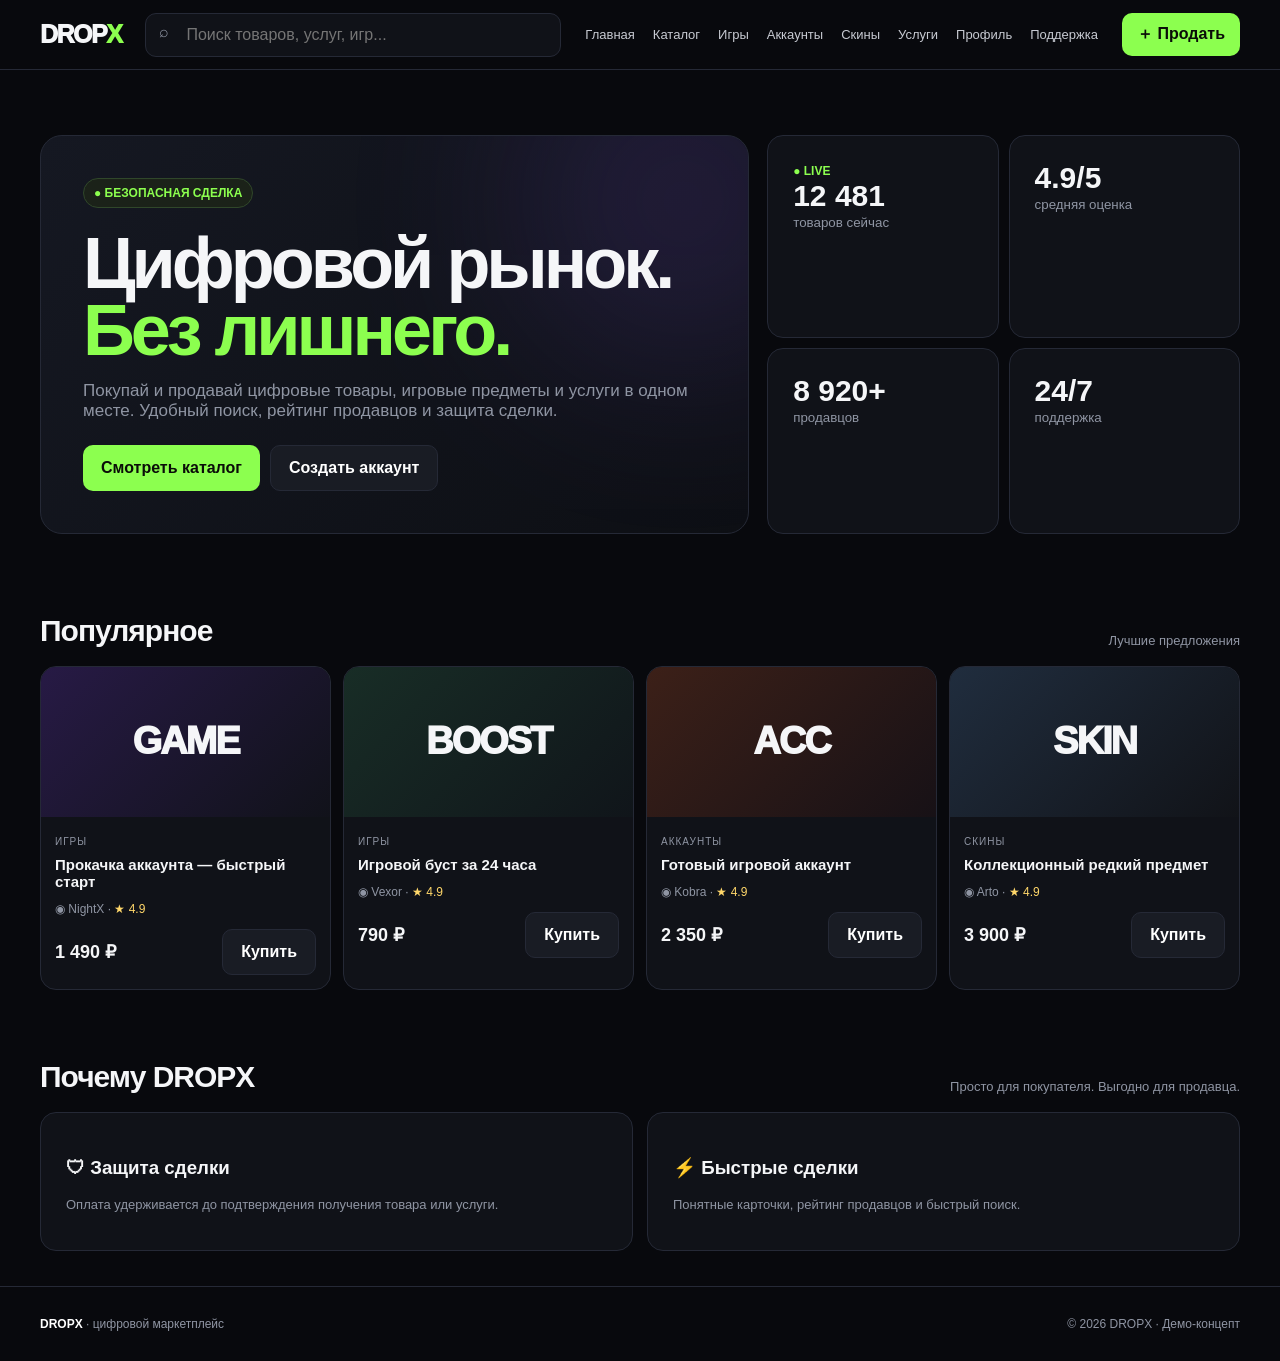
<file: index.html>
<!doctype html><html lang="ru"><head><meta charset="utf-8"><meta name="viewport" content="width=device-width,initial-scale=1"><title>Главная — DROPX</title><link rel="stylesheet" href="style.css"></head><body><header><div class="wrap nav">
<a class="logo" href="index.html">DROP<i>X</i></a>
<div class="search"><span>⌕</span><input id="search" placeholder="Поиск товаров, услуг, игр..."></div>
<nav>
<a href="index.html">Главная</a><a href="catalog.html">Каталог</a><a href="games.html">Игры</a><a href="accounts.html">Аккаунты</a><a href="skins.html">Скины</a><a href="services.html">Услуги</a><a href="profile.html">Профиль</a><a href="support.html">Поддержка</a>
</nav><a class="sell" href="profile.html">＋ Продать</a></div></header><main><section class="hero"><div class="wrap hero-grid"><div class="hero-card"><span class="badge">● БЕЗОПАСНАЯ СДЕЛКА</span><h1>Цифровой рынок.<br><i style="color:var(--green);font-style:normal">Без лишнего.</i></h1><p>Покупай и продавай цифровые товары, игровые предметы и услуги в одном месте. Удобный поиск, рейтинг продавцов и защита сделки.</p><div class="actions"><a class="btn primary" href="catalog.html">Смотреть каталог</a><a class="btn dark" href="profile.html">Создать аккаунт</a></div></div><div class="stats"><div class="stat"><span class="live">● LIVE</span><strong>12 481</strong><small>товаров сейчас</small></div><div class="stat"><strong>4.9/5</strong><small>средняя оценка</small></div><div class="stat"><strong>8 920+</strong><small>продавцов</small></div><div class="stat"><strong>24/7</strong><small>поддержка</small></div></div></div></section>
<section><div class="wrap"><div class="title"><h2>Популярное</h2><span>Лучшие предложения</span></div><div class="grid" id="grid"><article class="product" data-cat="Игры"><div class="cover c1">GAME</div><div class="info"><span class="tag">Игры</span><h3>Прокачка аккаунта — быстрый старт</h3><div class="seller">◉ NightX · <span class="rating">★ 4.9</span></div><div class="bottom"><span class="price">1 490 ₽</span><button class="btn dark" onclick="notify('Открываем товар: Прокачка аккаунта — быстрый старт')">Купить</button></div></div></article><article class="product" data-cat="Игры"><div class="cover c2">BOOST</div><div class="info"><span class="tag">Игры</span><h3>Игровой буст за 24 часа</h3><div class="seller">◉ Vexor · <span class="rating">★ 4.9</span></div><div class="bottom"><span class="price">790 ₽</span><button class="btn dark" onclick="notify('Открываем товар: Игровой буст за 24 часа')">Купить</button></div></div></article><article class="product" data-cat="Аккаунты"><div class="cover c3">ACC</div><div class="info"><span class="tag">Аккаунты</span><h3>Готовый игровой аккаунт</h3><div class="seller">◉ Kobra · <span class="rating">★ 4.9</span></div><div class="bottom"><span class="price">2 350 ₽</span><button class="btn dark" onclick="notify('Открываем товар: Готовый игровой аккаунт')">Купить</button></div></div></article><article class="product" data-cat="Скины"><div class="cover c4">SKIN</div><div class="info"><span class="tag">Скины</span><h3>Коллекционный редкий предмет</h3><div class="seller">◉ Arto · <span class="rating">★ 4.9</span></div><div class="bottom"><span class="price">3 900 ₽</span><button class="btn dark" onclick="notify('Открываем товар: Коллекционный редкий предмет')">Купить</button></div></div></article></div></div></section>
<section><div class="wrap"><div class="title"><h2>Почему DROPX</h2><span>Просто для покупателя. Выгодно для продавца.</span></div><div class="two"><div class="box"><h3>🛡 Защита сделки</h3><p class="muted">Оплата удерживается до подтверждения получения товара или услуги.</p></div><div class="box"><h3>⚡ Быстрые сделки</h3><p class="muted">Понятные карточки, рейтинг продавцов и быстрый поиск.</p></div></div></div></section></main><footer><div class="wrap foot"><div><b style="color:#fff">DROPX</b> · цифровой маркетплейс</div><div>© 2026 DROPX · Демо-концепт</div></div></footer><div class="toast" id="toast"></div><script>
const toast=document.getElementById('toast');function notify(t){toast.textContent=t;toast.style.display='block';clearTimeout(window.tt);window.tt=setTimeout(()=>toast.style.display='none',2200)}
</script></body></html>
</file>
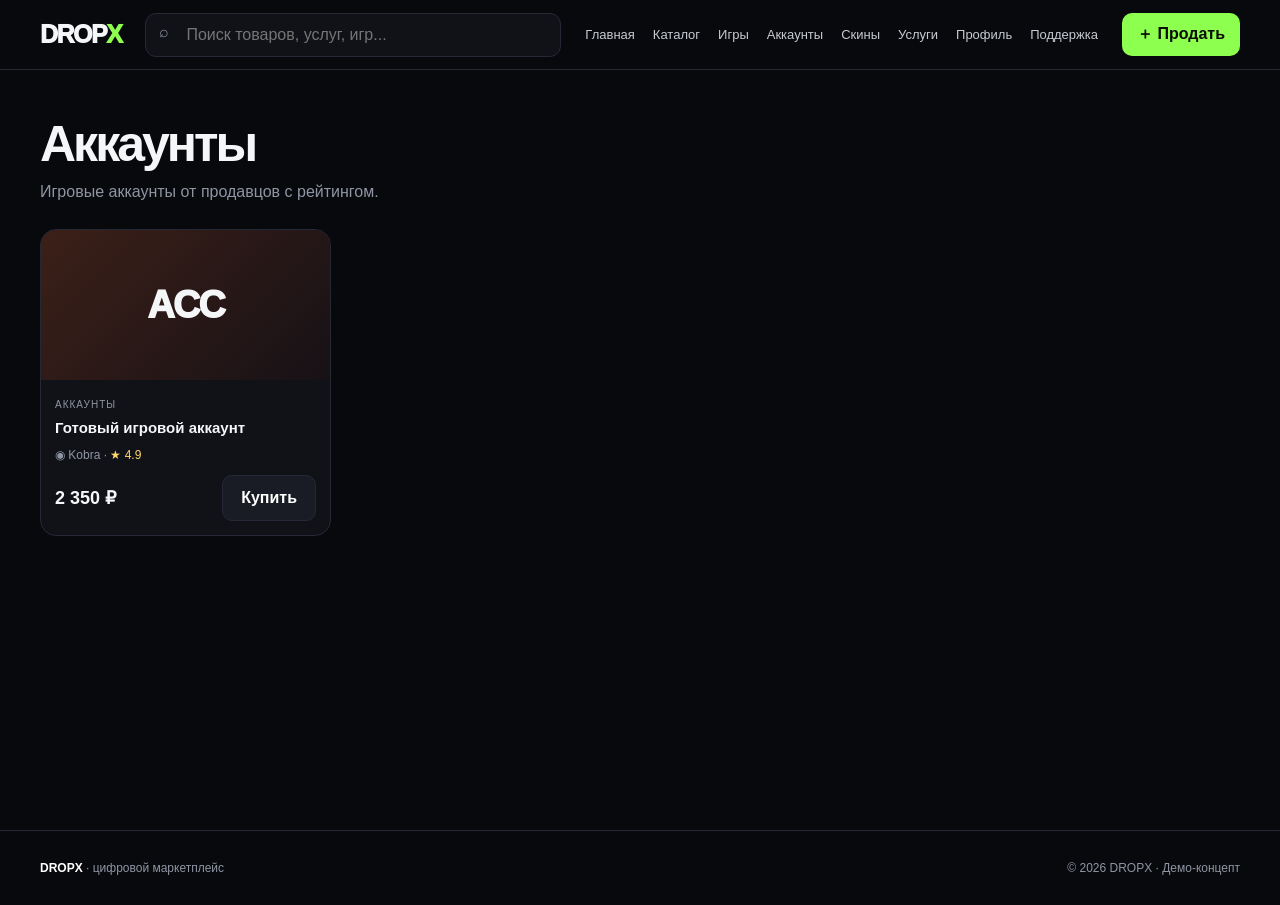
<file: accounts.html>
<!doctype html><html lang="ru"><head><meta charset="utf-8"><meta name="viewport" content="width=device-width,initial-scale=1"><title>Аккаунты — DROPX</title><link rel="stylesheet" href="style.css"></head><body><header><div class="wrap nav">
<a class="logo" href="index.html">DROP<i>X</i></a>
<div class="search"><span>⌕</span><input id="search" placeholder="Поиск товаров, услуг, игр..."></div>
<nav>
<a href="index.html">Главная</a><a href="catalog.html">Каталог</a><a href="games.html">Игры</a><a href="accounts.html">Аккаунты</a><a href="skins.html">Скины</a><a href="services.html">Услуги</a><a href="profile.html">Профиль</a><a href="support.html">Поддержка</a>
</nav><a class="sell" href="profile.html">＋ Продать</a></div></header><main><section class="page"><div class="wrap"><div class="page-head"><h1>Аккаунты</h1><p>Игровые аккаунты от продавцов с рейтингом.</p></div><div class="grid" id="grid"><article class="product" data-cat="Аккаунты"><div class="cover c3">ACC</div><div class="info"><span class="tag">Аккаунты</span><h3>Готовый игровой аккаунт</h3><div class="seller">◉ Kobra · <span class="rating">★ 4.9</span></div><div class="bottom"><span class="price">2 350 ₽</span><button class="btn dark" onclick="notify('Открываем товар: Готовый игровой аккаунт')">Купить</button></div></div></article></div></div></section></main><footer><div class="wrap foot"><div><b style="color:#fff">DROPX</b> · цифровой маркетплейс</div><div>© 2026 DROPX · Демо-концепт</div></div></footer><div class="toast" id="toast"></div><script>
const toast=document.getElementById('toast');function notify(t){toast.textContent=t;toast.style.display='block';clearTimeout(window.tt);window.tt=setTimeout(()=>toast.style.display='none',2200)}
</script></body></html>
</file>
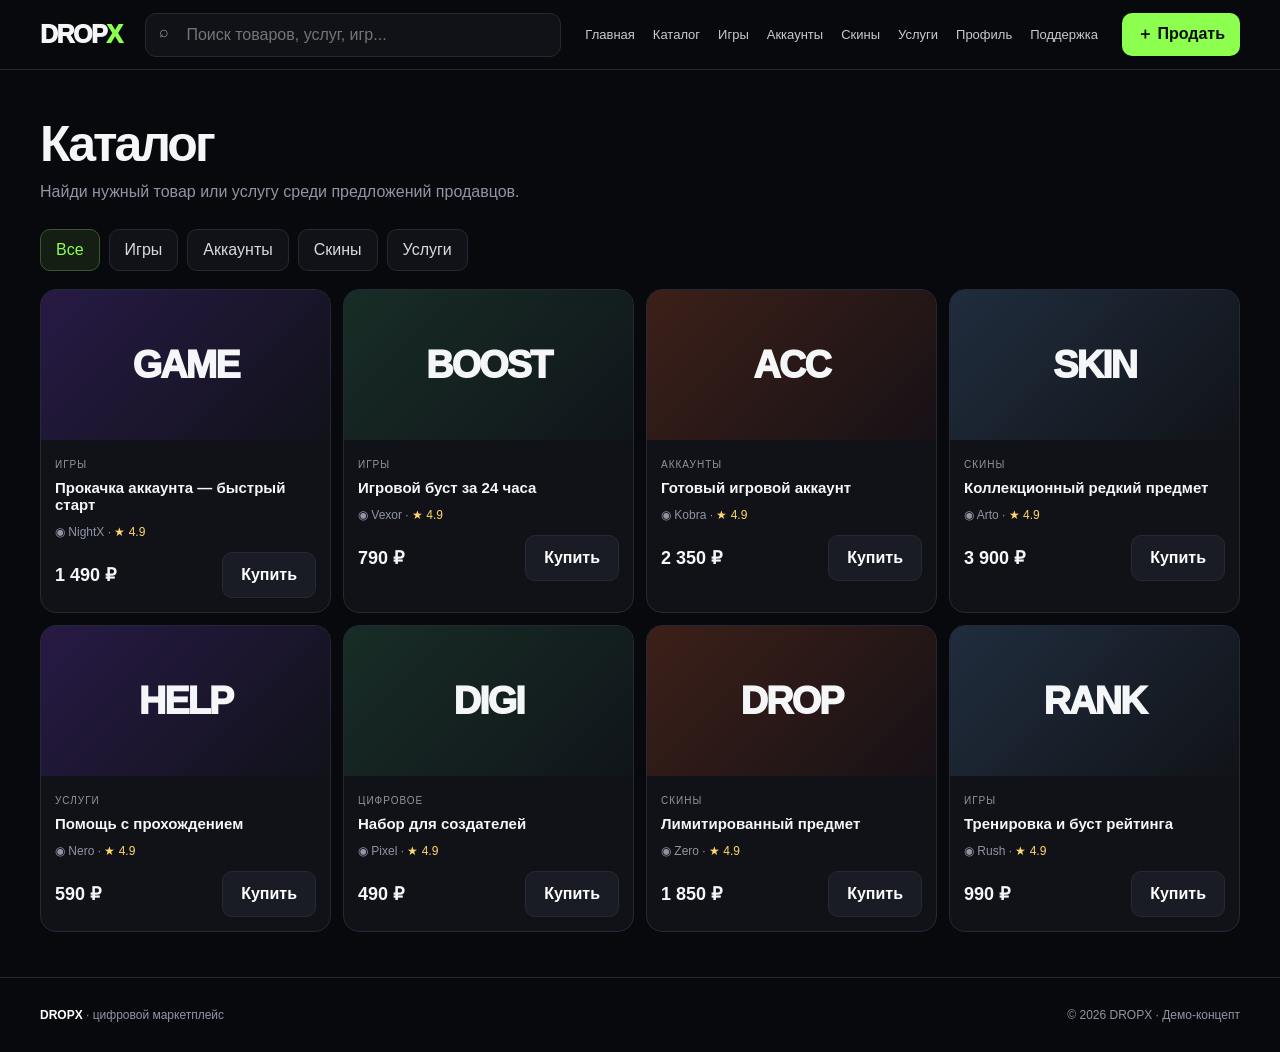
<file: catalog.html>
<!doctype html><html lang="ru"><head><meta charset="utf-8"><meta name="viewport" content="width=device-width,initial-scale=1"><title>Каталог — DROPX</title><link rel="stylesheet" href="style.css"></head><body><header><div class="wrap nav">
<a class="logo" href="index.html">DROP<i>X</i></a>
<div class="search"><span>⌕</span><input id="search" placeholder="Поиск товаров, услуг, игр..."></div>
<nav>
<a href="index.html">Главная</a><a href="catalog.html">Каталог</a><a href="games.html">Игры</a><a href="accounts.html">Аккаунты</a><a href="skins.html">Скины</a><a href="services.html">Услуги</a><a href="profile.html">Профиль</a><a href="support.html">Поддержка</a>
</nav><a class="sell" href="profile.html">＋ Продать</a></div></header><main><section class="page"><div class="wrap"><div class="page-head"><h1>Каталог</h1><p>Найди нужный товар или услугу среди предложений продавцов.</p></div><div class="categories"><a class="cat active" href="catalog.html">Все</a><a class="cat" href="games.html">Игры</a><a class="cat" href="accounts.html">Аккаунты</a><a class="cat" href="skins.html">Скины</a><a class="cat" href="services.html">Услуги</a></div><div class="grid" id="grid"><article class="product" data-cat="Игры"><div class="cover c1">GAME</div><div class="info"><span class="tag">Игры</span><h3>Прокачка аккаунта — быстрый старт</h3><div class="seller">◉ NightX · <span class="rating">★ 4.9</span></div><div class="bottom"><span class="price">1 490 ₽</span><button class="btn dark" onclick="notify('Открываем товар: Прокачка аккаунта — быстрый старт')">Купить</button></div></div></article><article class="product" data-cat="Игры"><div class="cover c2">BOOST</div><div class="info"><span class="tag">Игры</span><h3>Игровой буст за 24 часа</h3><div class="seller">◉ Vexor · <span class="rating">★ 4.9</span></div><div class="bottom"><span class="price">790 ₽</span><button class="btn dark" onclick="notify('Открываем товар: Игровой буст за 24 часа')">Купить</button></div></div></article><article class="product" data-cat="Аккаунты"><div class="cover c3">ACC</div><div class="info"><span class="tag">Аккаунты</span><h3>Готовый игровой аккаунт</h3><div class="seller">◉ Kobra · <span class="rating">★ 4.9</span></div><div class="bottom"><span class="price">2 350 ₽</span><button class="btn dark" onclick="notify('Открываем товар: Готовый игровой аккаунт')">Купить</button></div></div></article><article class="product" data-cat="Скины"><div class="cover c4">SKIN</div><div class="info"><span class="tag">Скины</span><h3>Коллекционный редкий предмет</h3><div class="seller">◉ Arto · <span class="rating">★ 4.9</span></div><div class="bottom"><span class="price">3 900 ₽</span><button class="btn dark" onclick="notify('Открываем товар: Коллекционный редкий предмет')">Купить</button></div></div></article><article class="product" data-cat="Услуги"><div class="cover c1">HELP</div><div class="info"><span class="tag">Услуги</span><h3>Помощь с прохождением</h3><div class="seller">◉ Nero · <span class="rating">★ 4.9</span></div><div class="bottom"><span class="price">590 ₽</span><button class="btn dark" onclick="notify('Открываем товар: Помощь с прохождением')">Купить</button></div></div></article><article class="product" data-cat="Цифровое"><div class="cover c2">DIGI</div><div class="info"><span class="tag">Цифровое</span><h3>Набор для создателей</h3><div class="seller">◉ Pixel · <span class="rating">★ 4.9</span></div><div class="bottom"><span class="price">490 ₽</span><button class="btn dark" onclick="notify('Открываем товар: Набор для создателей')">Купить</button></div></div></article><article class="product" data-cat="Скины"><div class="cover c3">DROP</div><div class="info"><span class="tag">Скины</span><h3>Лимитированный предмет</h3><div class="seller">◉ Zero · <span class="rating">★ 4.9</span></div><div class="bottom"><span class="price">1 850 ₽</span><button class="btn dark" onclick="notify('Открываем товар: Лимитированный предмет')">Купить</button></div></div></article><article class="product" data-cat="Игры"><div class="cover c4">RANK</div><div class="info"><span class="tag">Игры</span><h3>Тренировка и буст рейтинга</h3><div class="seller">◉ Rush · <span class="rating">★ 4.9</span></div><div class="bottom"><span class="price">990 ₽</span><button class="btn dark" onclick="notify('Открываем товар: Тренировка и буст рейтинга')">Купить</button></div></div></article></div></div></section></main><footer><div class="wrap foot"><div><b style="color:#fff">DROPX</b> · цифровой маркетплейс</div><div>© 2026 DROPX · Демо-концепт</div></div></footer><div class="toast" id="toast"></div><script>
const toast=document.getElementById('toast');function notify(t){toast.textContent=t;toast.style.display='block';clearTimeout(window.tt);window.tt=setTimeout(()=>toast.style.display='none',2200)}
document.getElementById('search').addEventListener('input',e=>{let q=e.target.value.toLowerCase();document.querySelectorAll('.product').forEach(p=>p.style.display=p.innerText.toLowerCase().includes(q)?'block':'none')});</script></body></html>
</file>
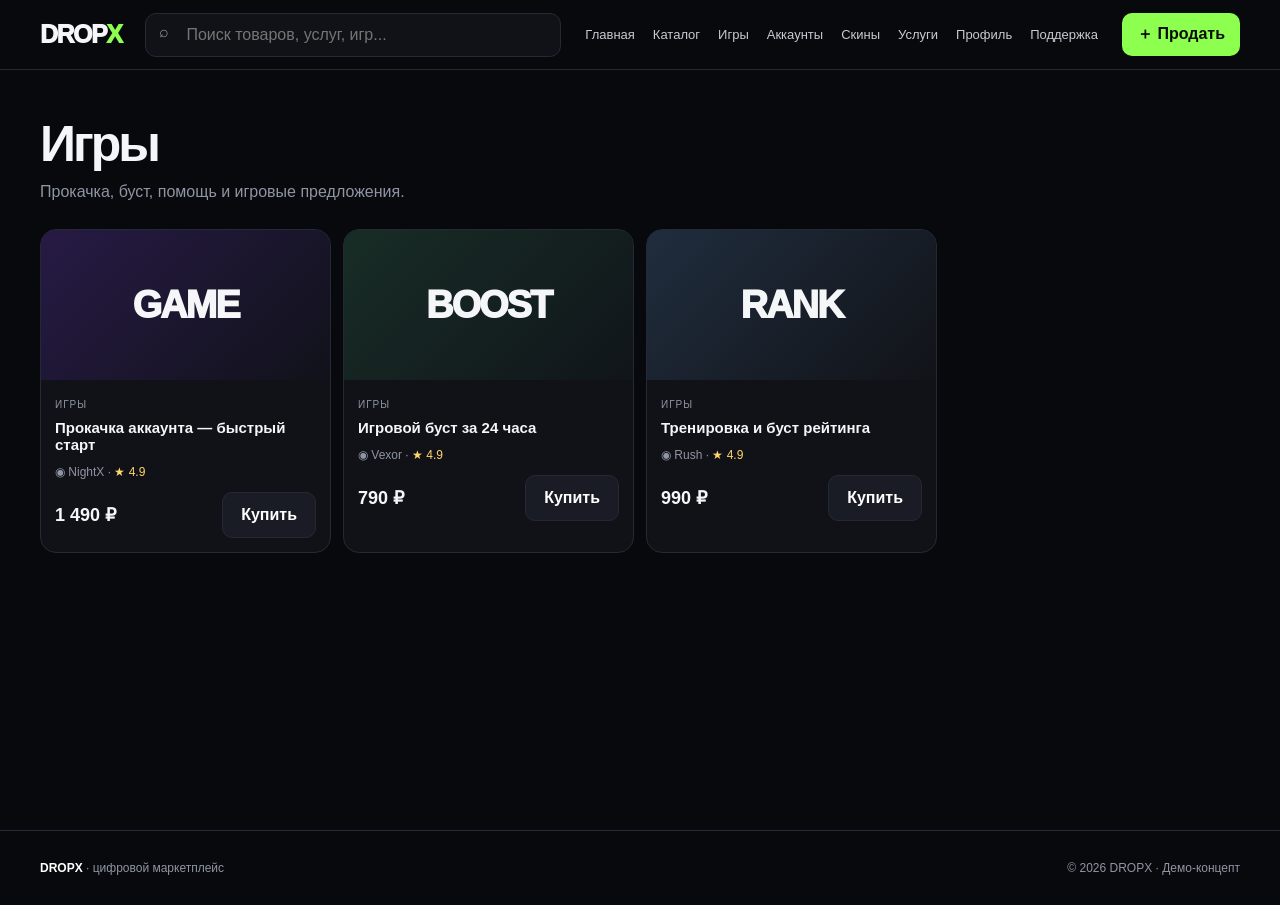
<file: games.html>
<!doctype html><html lang="ru"><head><meta charset="utf-8"><meta name="viewport" content="width=device-width,initial-scale=1"><title>Игры — DROPX</title><link rel="stylesheet" href="style.css"></head><body><header><div class="wrap nav">
<a class="logo" href="index.html">DROP<i>X</i></a>
<div class="search"><span>⌕</span><input id="search" placeholder="Поиск товаров, услуг, игр..."></div>
<nav>
<a href="index.html">Главная</a><a href="catalog.html">Каталог</a><a href="games.html">Игры</a><a href="accounts.html">Аккаунты</a><a href="skins.html">Скины</a><a href="services.html">Услуги</a><a href="profile.html">Профиль</a><a href="support.html">Поддержка</a>
</nav><a class="sell" href="profile.html">＋ Продать</a></div></header><main><section class="page"><div class="wrap"><div class="page-head"><h1>Игры</h1><p>Прокачка, буст, помощь и игровые предложения.</p></div><div class="grid" id="grid"><article class="product" data-cat="Игры"><div class="cover c1">GAME</div><div class="info"><span class="tag">Игры</span><h3>Прокачка аккаунта — быстрый старт</h3><div class="seller">◉ NightX · <span class="rating">★ 4.9</span></div><div class="bottom"><span class="price">1 490 ₽</span><button class="btn dark" onclick="notify('Открываем товар: Прокачка аккаунта — быстрый старт')">Купить</button></div></div></article><article class="product" data-cat="Игры"><div class="cover c2">BOOST</div><div class="info"><span class="tag">Игры</span><h3>Игровой буст за 24 часа</h3><div class="seller">◉ Vexor · <span class="rating">★ 4.9</span></div><div class="bottom"><span class="price">790 ₽</span><button class="btn dark" onclick="notify('Открываем товар: Игровой буст за 24 часа')">Купить</button></div></div></article><article class="product" data-cat="Игры"><div class="cover c4">RANK</div><div class="info"><span class="tag">Игры</span><h3>Тренировка и буст рейтинга</h3><div class="seller">◉ Rush · <span class="rating">★ 4.9</span></div><div class="bottom"><span class="price">990 ₽</span><button class="btn dark" onclick="notify('Открываем товар: Тренировка и буст рейтинга')">Купить</button></div></div></article></div></div></section></main><footer><div class="wrap foot"><div><b style="color:#fff">DROPX</b> · цифровой маркетплейс</div><div>© 2026 DROPX · Демо-концепт</div></div></footer><div class="toast" id="toast"></div><script>
const toast=document.getElementById('toast');function notify(t){toast.textContent=t;toast.style.display='block';clearTimeout(window.tt);window.tt=setTimeout(()=>toast.style.display='none',2200)}
</script></body></html>
</file>
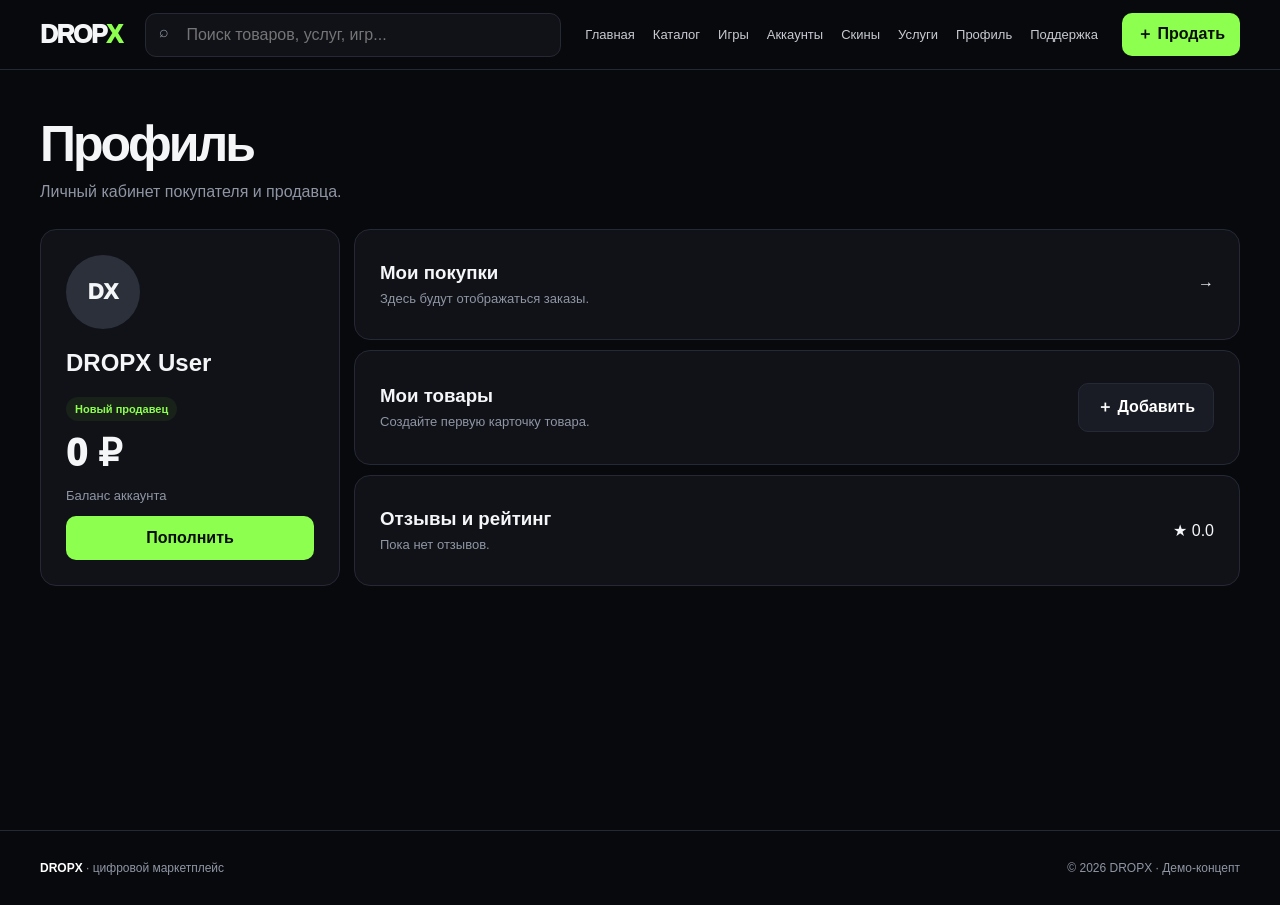
<file: profile.html>
<!doctype html><html lang="ru"><head><meta charset="utf-8"><meta name="viewport" content="width=device-width,initial-scale=1"><title>Профиль — DROPX</title><link rel="stylesheet" href="style.css"></head><body><header><div class="wrap nav">
<a class="logo" href="index.html">DROP<i>X</i></a>
<div class="search"><span>⌕</span><input id="search" placeholder="Поиск товаров, услуг, игр..."></div>
<nav>
<a href="index.html">Главная</a><a href="catalog.html">Каталог</a><a href="games.html">Игры</a><a href="accounts.html">Аккаунты</a><a href="skins.html">Скины</a><a href="services.html">Услуги</a><a href="profile.html">Профиль</a><a href="support.html">Поддержка</a>
</nav><a class="sell" href="profile.html">＋ Продать</a></div></header><main><section class="page"><div class="wrap"><div class="page-head"><h1>Профиль</h1><p>Личный кабинет покупателя и продавца.</p></div><div class="profile"><aside class="box"><div class="avatar">DX</div><h2>DROPX User</h2><span class="pill">Новый продавец</span><div class="balance">0 ₽</div><p class="muted">Баланс аккаунта</p><button class="btn primary full" onclick="notify('Пополнение баланса пока в демо-режиме')">Пополнить</button></aside><div class="list"><div class="box"><div><h3>Мои покупки</h3><span class="muted">Здесь будут отображаться заказы.</span></div><span>→</span></div><div class="box"><div><h3>Мои товары</h3><span class="muted">Создайте первую карточку товара.</span></div><button class="btn dark" onclick="notify('Форма создания товара')">＋ Добавить</button></div><div class="box"><div><h3>Отзывы и рейтинг</h3><span class="muted">Пока нет отзывов.</span></div><span>★ 0.0</span></div></div></div></div></section></main><footer><div class="wrap foot"><div><b style="color:#fff">DROPX</b> · цифровой маркетплейс</div><div>© 2026 DROPX · Демо-концепт</div></div></footer><div class="toast" id="toast"></div><script>
const toast=document.getElementById('toast');function notify(t){toast.textContent=t;toast.style.display='block';clearTimeout(window.tt);window.tt=setTimeout(()=>toast.style.display='none',2200)}
</script></body></html>
</file>
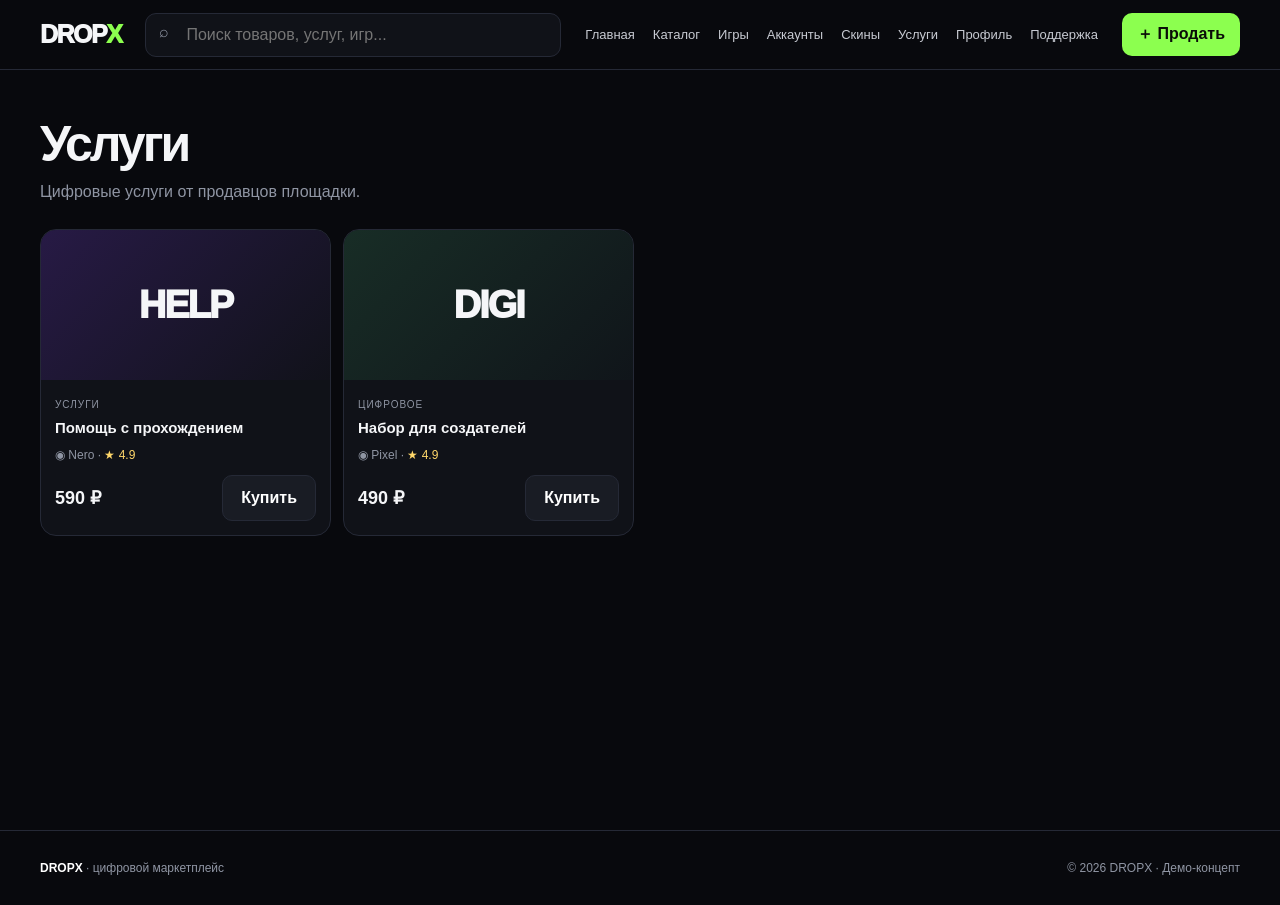
<file: services.html>
<!doctype html><html lang="ru"><head><meta charset="utf-8"><meta name="viewport" content="width=device-width,initial-scale=1"><title>Услуги — DROPX</title><link rel="stylesheet" href="style.css"></head><body><header><div class="wrap nav">
<a class="logo" href="index.html">DROP<i>X</i></a>
<div class="search"><span>⌕</span><input id="search" placeholder="Поиск товаров, услуг, игр..."></div>
<nav>
<a href="index.html">Главная</a><a href="catalog.html">Каталог</a><a href="games.html">Игры</a><a href="accounts.html">Аккаунты</a><a href="skins.html">Скины</a><a href="services.html">Услуги</a><a href="profile.html">Профиль</a><a href="support.html">Поддержка</a>
</nav><a class="sell" href="profile.html">＋ Продать</a></div></header><main><section class="page"><div class="wrap"><div class="page-head"><h1>Услуги</h1><p>Цифровые услуги от продавцов площадки.</p></div><div class="grid" id="grid"><article class="product" data-cat="Услуги"><div class="cover c1">HELP</div><div class="info"><span class="tag">Услуги</span><h3>Помощь с прохождением</h3><div class="seller">◉ Nero · <span class="rating">★ 4.9</span></div><div class="bottom"><span class="price">590 ₽</span><button class="btn dark" onclick="notify('Открываем товар: Помощь с прохождением')">Купить</button></div></div></article><article class="product" data-cat="Цифровое"><div class="cover c2">DIGI</div><div class="info"><span class="tag">Цифровое</span><h3>Набор для создателей</h3><div class="seller">◉ Pixel · <span class="rating">★ 4.9</span></div><div class="bottom"><span class="price">490 ₽</span><button class="btn dark" onclick="notify('Открываем товар: Набор для создателей')">Купить</button></div></div></article></div></div></section></main><footer><div class="wrap foot"><div><b style="color:#fff">DROPX</b> · цифровой маркетплейс</div><div>© 2026 DROPX · Демо-концепт</div></div></footer><div class="toast" id="toast"></div><script>
const toast=document.getElementById('toast');function notify(t){toast.textContent=t;toast.style.display='block';clearTimeout(window.tt);window.tt=setTimeout(()=>toast.style.display='none',2200)}
</script></body></html>
</file>
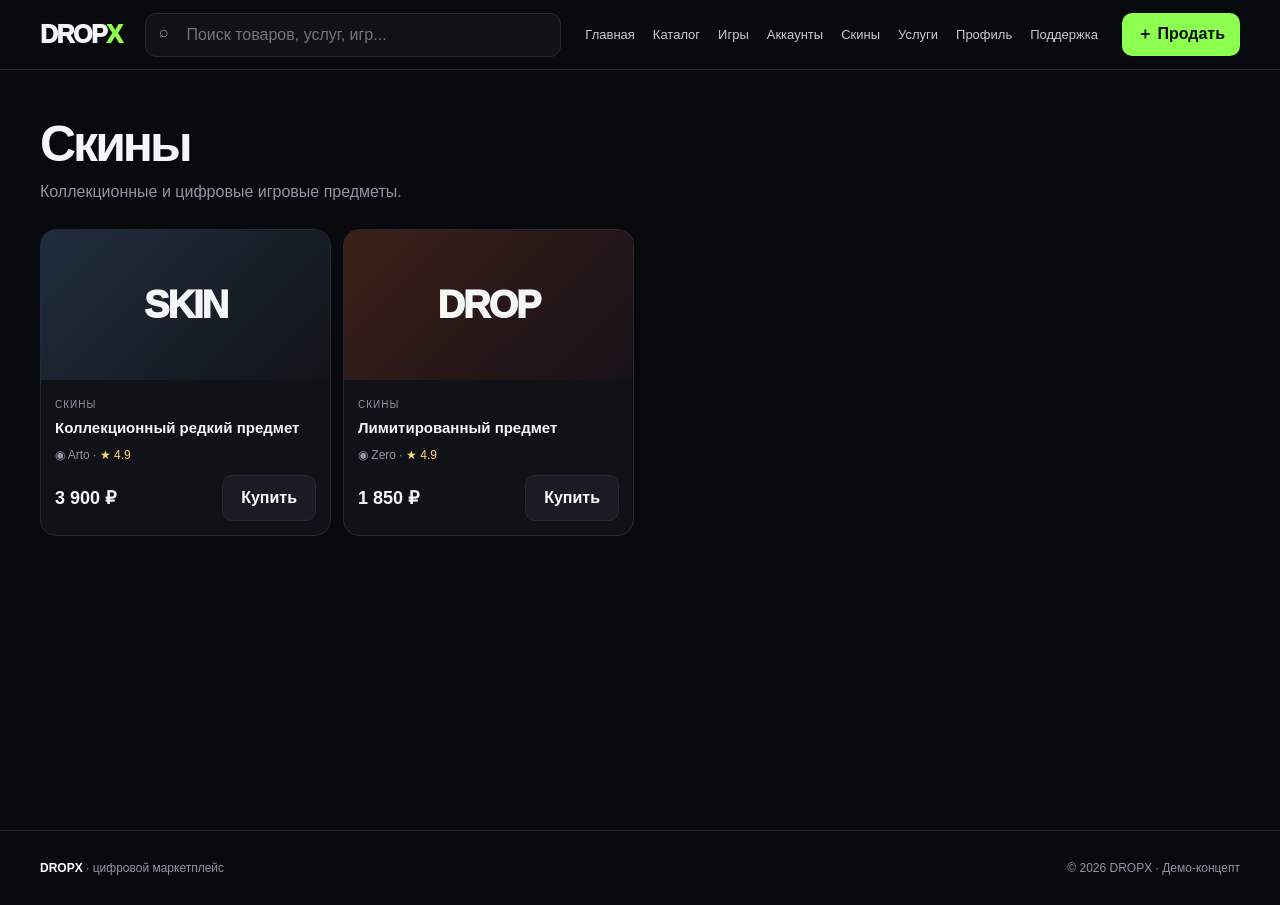
<file: skins.html>
<!doctype html><html lang="ru"><head><meta charset="utf-8"><meta name="viewport" content="width=device-width,initial-scale=1"><title>Скины — DROPX</title><link rel="stylesheet" href="style.css"></head><body><header><div class="wrap nav">
<a class="logo" href="index.html">DROP<i>X</i></a>
<div class="search"><span>⌕</span><input id="search" placeholder="Поиск товаров, услуг, игр..."></div>
<nav>
<a href="index.html">Главная</a><a href="catalog.html">Каталог</a><a href="games.html">Игры</a><a href="accounts.html">Аккаунты</a><a href="skins.html">Скины</a><a href="services.html">Услуги</a><a href="profile.html">Профиль</a><a href="support.html">Поддержка</a>
</nav><a class="sell" href="profile.html">＋ Продать</a></div></header><main><section class="page"><div class="wrap"><div class="page-head"><h1>Скины</h1><p>Коллекционные и цифровые игровые предметы.</p></div><div class="grid" id="grid"><article class="product" data-cat="Скины"><div class="cover c4">SKIN</div><div class="info"><span class="tag">Скины</span><h3>Коллекционный редкий предмет</h3><div class="seller">◉ Arto · <span class="rating">★ 4.9</span></div><div class="bottom"><span class="price">3 900 ₽</span><button class="btn dark" onclick="notify('Открываем товар: Коллекционный редкий предмет')">Купить</button></div></div></article><article class="product" data-cat="Скины"><div class="cover c3">DROP</div><div class="info"><span class="tag">Скины</span><h3>Лимитированный предмет</h3><div class="seller">◉ Zero · <span class="rating">★ 4.9</span></div><div class="bottom"><span class="price">1 850 ₽</span><button class="btn dark" onclick="notify('Открываем товар: Лимитированный предмет')">Купить</button></div></div></article></div></div></section></main><footer><div class="wrap foot"><div><b style="color:#fff">DROPX</b> · цифровой маркетплейс</div><div>© 2026 DROPX · Демо-концепт</div></div></footer><div class="toast" id="toast"></div><script>
const toast=document.getElementById('toast');function notify(t){toast.textContent=t;toast.style.display='block';clearTimeout(window.tt);window.tt=setTimeout(()=>toast.style.display='none',2200)}
</script></body></html>
</file>
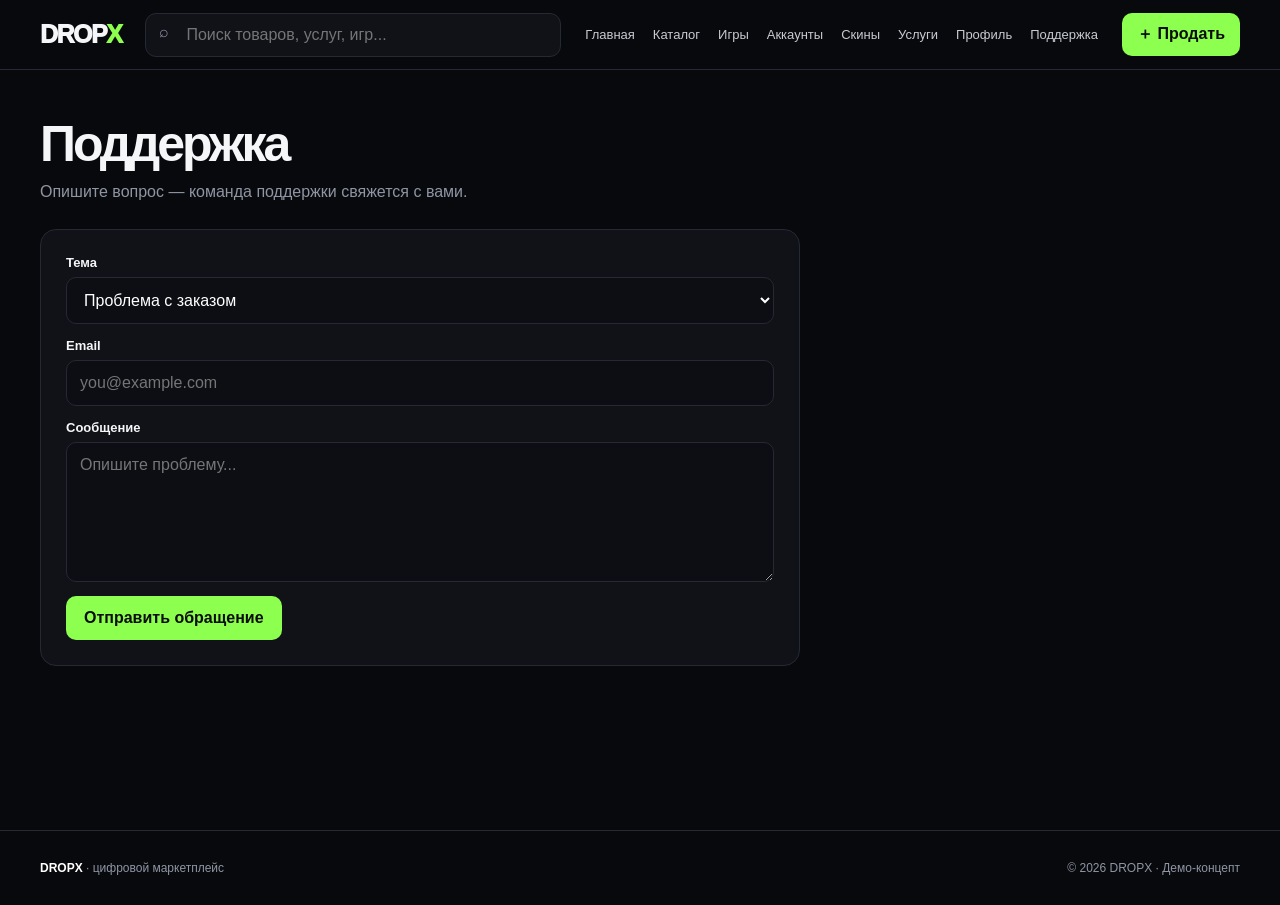
<file: support.html>
<!doctype html><html lang="ru"><head><meta charset="utf-8"><meta name="viewport" content="width=device-width,initial-scale=1"><title>Поддержка — DROPX</title><link rel="stylesheet" href="style.css"></head><body><header><div class="wrap nav">
<a class="logo" href="index.html">DROP<i>X</i></a>
<div class="search"><span>⌕</span><input id="search" placeholder="Поиск товаров, услуг, игр..."></div>
<nav>
<a href="index.html">Главная</a><a href="catalog.html">Каталог</a><a href="games.html">Игры</a><a href="accounts.html">Аккаунты</a><a href="skins.html">Скины</a><a href="services.html">Услуги</a><a href="profile.html">Профиль</a><a href="support.html">Поддержка</a>
</nav><a class="sell" href="profile.html">＋ Продать</a></div></header><main><section class="page"><div class="wrap"><div class="page-head"><h1>Поддержка</h1><p>Опишите вопрос — команда поддержки свяжется с вами.</p></div><div class="box form"><div class="field"><label>Тема</label><select><option>Проблема с заказом</option><option>Платёж</option><option>Вопрос продавца</option><option>Другое</option></select></div><div class="field"><label>Email</label><input type="email" placeholder="you@example.com"></div><div class="field"><label>Сообщение</label><textarea placeholder="Опишите проблему..."></textarea></div><button class="btn primary" onclick="notify('Сообщение отправлено в демо-режиме')">Отправить обращение</button></div></div></section></main><footer><div class="wrap foot"><div><b style="color:#fff">DROPX</b> · цифровой маркетплейс</div><div>© 2026 DROPX · Демо-концепт</div></div></footer><div class="toast" id="toast"></div><script>
const toast=document.getElementById('toast');function notify(t){toast.textContent=t;toast.style.display='block';clearTimeout(window.tt);window.tt=setTimeout(()=>toast.style.display='none',2200)}
</script></body></html>
</file>
<file: style.css>
:root{--bg:#08090d;--panel:#101218;--panel2:#151820;--line:#252936;--text:#f5f6f8;--muted:#8f95a3;--green:#8cff4f;--purple:#8b5cf6;--red:#ff5574}
*{box-sizing:border-box}html{scroll-behavior:smooth}body{margin:0;background:var(--bg);color:var(--text);font-family:Inter,Arial,sans-serif}a{text-decoration:none;color:inherit}button,input,textarea,select{font:inherit}.wrap{max-width:1240px;margin:auto;padding:0 20px}
header{height:70px;border-bottom:1px solid var(--line);background:#090a0ee8;backdrop-filter:blur(14px);position:sticky;top:0;z-index:20}.nav{height:100%;display:flex;align-items:center;gap:24px}.logo{font-size:25px;font-weight:950;letter-spacing:-1.5px}.logo i{font-style:normal;color:var(--green)}.search{flex:1;max-width:480px;position:relative}.search input{width:100%;background:var(--panel);border:1px solid var(--line);border-radius:11px;padding:12px 16px 12px 40px;color:#fff;outline:0}.search span{position:absolute;left:14px;top:10px;color:var(--muted)}nav{display:flex;gap:18px;font-size:13px;color:#c7cad2;align-items:center}nav a:hover,nav a.active{color:var(--green)}.sell,.primary{background:var(--green);color:#0a0d08;border:0}.sell{padding:11px 15px;border-radius:10px;font-weight:850}.btn{display:inline-flex;align-items:center;justify-content:center;border-radius:10px;padding:13px 18px;font-weight:800;border:1px solid var(--line);cursor:pointer}.dark{background:#191c24;color:#fff}.primary{border:0}
main{min-height:calc(100vh - 140px)}.hero{padding:65px 0 45px}.hero-grid{display:grid;grid-template-columns:1.2fr .8fr;gap:18px}.hero-card{background:linear-gradient(135deg,#151822,#0d0f14);border:1px solid var(--line);border-radius:22px;padding:42px;min-height:320px;position:relative;overflow:hidden}.hero-card:after{content:"";position:absolute;width:330px;height:330px;border-radius:50%;background:var(--purple);filter:blur(100px);opacity:.16;right:-100px;top:-100px}.badge{display:inline-block;background:#1b2219;color:var(--green);border:1px solid #30472a;padding:7px 10px;border-radius:99px;font-size:12px;font-weight:800}.hero h1{font-size:clamp(43px,6vw,72px);line-height:.93;letter-spacing:-4px;margin:22px 0 16px;position:relative;z-index:1}.hero p{color:var(--muted);font-size:17px;max-width:650px;position:relative;z-index:1}.actions{display:flex;gap:10px;margin-top:24px;position:relative;z-index:1}.stats{display:grid;grid-template-columns:1fr 1fr;gap:10px}.stat,.box{background:var(--panel);border:1px solid var(--line);border-radius:16px;padding:25px}.stat strong{display:block;font-size:30px}.stat small{color:var(--muted)}.live{color:var(--green);font-size:12px;font-weight:800}
section{padding:35px 0}.title{display:flex;justify-content:space-between;align-items:end;margin-bottom:18px}.title h2{font-size:30px;letter-spacing:-1px;margin:0}.title span{font-size:13px;color:var(--muted)}.categories{display:flex;gap:9px;overflow:auto;margin-bottom:18px}.cat{white-space:nowrap;background:var(--panel);border:1px solid var(--line);color:#d7dae1;border-radius:10px;padding:11px 15px}.cat:hover,.cat.active{border-color:#3b5630;background:#151e13;color:var(--green)}
.grid{display:grid;grid-template-columns:repeat(4,1fr);gap:12px}.product{background:var(--panel);border:1px solid var(--line);border-radius:16px;overflow:hidden;transition:.2s}.product:hover{transform:translateY(-3px);border-color:#3b404d}.cover{height:150px;display:flex;align-items:center;justify-content:center;font-size:38px;font-weight:950;letter-spacing:-2px;background:linear-gradient(135deg,#252938,#12141a)}.c1{background:linear-gradient(135deg,#271a45,#11121a)}.c2{background:linear-gradient(135deg,#182d26,#10151a)}.c3{background:linear-gradient(135deg,#3c2018,#171116)}.c4{background:linear-gradient(135deg,#202d3e,#111318)}.info{padding:14px}.tag{font-size:10px;color:var(--muted);text-transform:uppercase;letter-spacing:1px}.product h3{font-size:15px;margin:7px 0 12px}.seller{font-size:12px;color:var(--muted)}.bottom{display:flex;justify-content:space-between;align-items:center;margin-top:13px}.price{font-size:18px;font-weight:900}.rating{color:#ffd76a}
.page{padding:45px 0}.page-head{margin-bottom:28px}.page-head h1{font-size:50px;letter-spacing:-3px;margin:0 0 10px}.page-head p{color:var(--muted);margin:0;max-width:650px}.two{display:grid;grid-template-columns:1fr 1fr;gap:14px}.list{display:grid;gap:10px}.list .box{display:flex;justify-content:space-between;align-items:center}.list h3{margin:0 0 5px}.muted{color:var(--muted);font-size:13px}.form{max-width:760px}.field{display:grid;gap:7px;margin-bottom:14px}.field label{font-size:13px;font-weight:800}.field input,.field textarea,.field select{width:100%;background:#0c0e13;border:1px solid var(--line);border-radius:10px;padding:13px;color:#fff;outline:0}.field textarea{min-height:140px;resize:vertical}.full{width:100%}.profile{display:grid;grid-template-columns:300px 1fr;gap:14px}.avatar{width:74px;height:74px;border-radius:50%;background:#2b303b;display:flex;align-items:center;justify-content:center;font-weight:950;font-size:22px}.balance{font-size:38px;font-weight:950;margin:10px 0}.pill{display:inline-block;padding:6px 9px;border-radius:99px;background:#182218;color:var(--green);font-size:11px;font-weight:800}
footer{border-top:1px solid var(--line);padding:30px 0;color:var(--muted);font-size:12px}.foot{display:flex;justify-content:space-between}.toast{position:fixed;right:18px;bottom:18px;background:#fff;color:#111;padding:14px 17px;border-radius:11px;display:none;z-index:30;font-weight:750;box-shadow:0 10px 40px #0008}
@media(max-width:950px){nav{display:none}.hero-grid,.two,.profile{grid-template-columns:1fr}.grid{grid-template-columns:repeat(2,1fr)}.search{max-width:none}.hero{padding-top:35px}}
@media(max-width:560px){header{height:auto;padding:11px 0}.nav{flex-wrap:wrap;gap:10px}.search{order:3;flex-basis:100%}.hero-card{padding:27px}.hero h1{letter-spacing:-2.5px}.grid{grid-template-columns:1fr}.page-head h1{font-size:40px}.foot{display:block}.foot div+div{margin-top:8px}}
</file>
